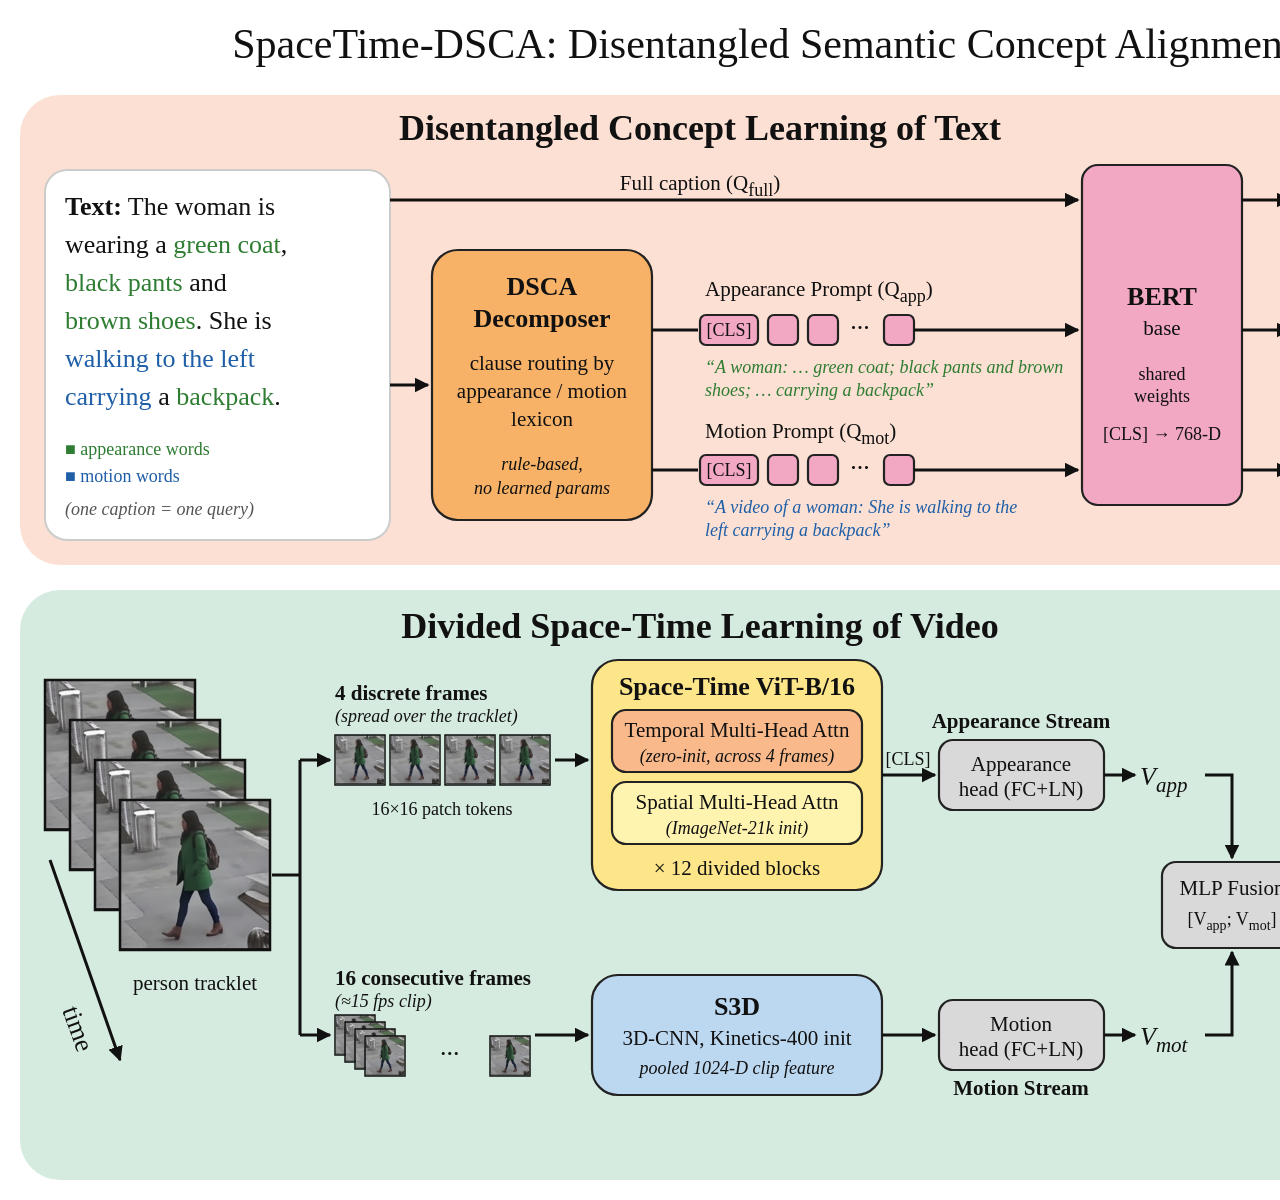
<file: reports/framework_v2.html>
<!doctype html>
<html><head><meta charset="utf-8"><title>SpaceTime-DSCA Framework</title>
<style>
html,body{margin:0;padding:0;background:#fff}
svg{display:block}
text{font-family:"Liberation Serif","Times New Roman",serif;fill:#111}
.t{font-size:26px}.s{font-size:21px}.xs{font-size:18px}.b{font-weight:bold}.i{font-style:italic}
.h{font-size:36px;font-weight:bold}
.box{stroke:#222;stroke-width:2.2}
.ar{stroke:#111;stroke-width:3;fill:none;marker-end:url(#a)}
.ln{stroke:#111;stroke-width:3;fill:none}
</style></head><body>
<svg xmlns="http://www.w3.org/2000/svg" xmlns:xlink="http://www.w3.org/1999/xlink" width="2120" height="1200" viewBox="0 0 2120 1200">
<defs>
  <marker id="a" viewBox="0 0 10 10" refX="9" refY="5" markerWidth="5" markerHeight="5" orient="auto-start-reverse"><path d="M0,0L10,5L0,10z" fill="#111"/></marker>
  <marker id="ap" viewBox="0 0 10 10" refX="9" refY="5" markerWidth="5" markerHeight="5" orient="auto-start-reverse"><path d="M0,0L10,5L0,10z" fill="#6a2c91"/></marker>
  <g id="chips">
    <rect x="0" y="-15" width="58" height="30" rx="6" fill="#f2a7c3" class="box"/><text x="29" y="6" text-anchor="middle" class="xs">[CLS]</text>
    <rect x="68" y="-15" width="30" height="30" rx="6" fill="#f2a7c3" class="box"/>
    <rect x="108" y="-15" width="30" height="30" rx="6" fill="#f2a7c3" class="box"/>
    <text x="160" y="6" text-anchor="middle" class="t">···</text>
    <rect x="184" y="-15" width="30" height="30" rx="6" fill="#f2a7c3" class="box"/>
  </g>
  <clipPath id="fc"><rect width="100" height="100"/></clipPath>
</defs>

<text x="1060" y="58" text-anchor="middle" style="font-size:42px">SpaceTime-DSCA: Disentangled Semantic Concept Alignment for Text-to-Video Person Retrieval</text>

<!-- ================= TEXT PANEL ================= -->
<rect x="20" y="95" width="1395" height="470" rx="40" fill="#fbe0d3"/>
<text x="700" y="140" text-anchor="middle" class="h">Disentangled Concept Learning of Text</text>

<rect x="45" y="170" width="345" height="370" rx="22" fill="#fff" stroke="#ccc" stroke-width="2"/>
<text x="65" y="215" class="t"><tspan class="b">Text:</tspan> The woman is</text>
<text x="65" y="253" class="t">wearing a <tspan fill="#2e7d32" style="fill:#2e7d32">green coat</tspan>,</text>
<text x="65" y="291" class="t"><tspan style="fill:#2e7d32">black pants</tspan> and</text>
<text x="65" y="329" class="t"><tspan style="fill:#2e7d32">brown shoes</tspan>. She is</text>
<text x="65" y="367" class="t"><tspan style="fill:#1f5fa8">walking to the left</tspan></text>
<text x="65" y="405" class="t"><tspan style="fill:#1f5fa8">carrying</tspan> a <tspan style="fill:#2e7d32">backpack</tspan>.</text>
<text x="65" y="455" class="xs" style="fill:#2e7d32">■ appearance words</text>
<text x="65" y="482" class="xs" style="fill:#1f5fa8">■ motion words</text>
<text x="65" y="515" class="xs i" style="fill:#555">(one caption = one query)</text>

<!-- full caption bypass -->
<path d="M390,200 H1078" class="ar"/>
<text x="700" y="190" text-anchor="middle" class="s">Full caption (Q<tspan dy="6" class="xs">full</tspan><tspan dy="-6">)</tspan></text>

<!-- decomposer -->
<path d="M390,385 H428" class="ar"/>
<rect x="432" y="250" width="220" height="270" rx="26" fill="#f7b267" class="box"/>
<text x="542" y="295" text-anchor="middle" class="t b">DSCA</text>
<text x="542" y="327" text-anchor="middle" class="t b">Decomposer</text>
<text x="542" y="370" text-anchor="middle" class="s">clause routing by</text>
<text x="542" y="398" text-anchor="middle" class="s">appearance / motion</text>
<text x="542" y="426" text-anchor="middle" class="s">lexicon</text>
<text x="542" y="470" text-anchor="middle" class="xs i">rule-based,</text>
<text x="542" y="494" text-anchor="middle" class="xs i">no learned params</text>

<!-- Q_app -->
<text x="705" y="296" class="s">Appearance Prompt (Q<tspan dy="6" class="xs">app</tspan><tspan dy="-6">)</tspan></text>
<use href="#chips" x="700" y="330"/>
<path d="M914,330 H1078" class="ar"/>
<text x="705" y="373" class="xs i" style="fill:#2e7d32">“A woman: … green coat; black pants and brown</text>
<text x="705" y="396" class="xs i" style="fill:#2e7d32">shoes; … carrying a backpack”</text>
<path d="M652,330 H698" class="ln"/>

<!-- Q_mot -->
<text x="705" y="438" class="s">Motion Prompt (Q<tspan dy="6" class="xs">mot</tspan><tspan dy="-6">)</tspan></text>
<path d="M652,470 H698" class="ln"/>
<use href="#chips" x="700" y="470"/>
<path d="M914,470 H1078" class="ar"/>
<text x="705" y="513" class="xs i" style="fill:#1f5fa8">“A video of a woman: She is walking to the</text>
<text x="705" y="536" class="xs i" style="fill:#1f5fa8">left carrying a backpack”</text>

<!-- shared BERT -->
<rect x="1082" y="165" width="160" height="340" rx="16" fill="#f2a7c3" class="box"/>
<text x="1162" y="305" text-anchor="middle" class="t b">BERT</text>
<text x="1162" y="335" text-anchor="middle" class="s">base</text>
<text x="1162" y="380" text-anchor="middle" class="xs">shared</text>
<text x="1162" y="402" text-anchor="middle" class="xs">weights</text>
<text x="1162" y="440" text-anchor="middle" class="xs">[CLS] → 768-D</text>
<path d="M1242,200 H1290" class="ar"/><text x="1298" y="210" class="t i">T<tspan dy="7" class="s">full</tspan></text>
<path d="M1242,330 H1290" class="ar"/><text x="1298" y="340" class="t i">T<tspan dy="7" class="s">app</tspan></text>
<path d="M1242,470 H1290" class="ar"/><text x="1298" y="480" class="t i">T<tspan dy="7" class="s">mot</tspan></text>

<!-- ================= VIDEO PANEL ================= -->
<rect x="20" y="590" width="1395" height="590" rx="40" fill="#d5ebdf"/>
<text x="700" y="638" text-anchor="middle" class="h">Divided Space-Time Learning of Video</text>

<!-- tracklet stack -->
<g>
  <image href="framework_frame.png" x="45"  y="680" width="150" height="150" preserveAspectRatio="xMidYMid slice"/><rect x="45" y="680" width="150" height="150" fill="none" stroke="#111" stroke-width="2.5"/>
  <image href="framework_frame.png" x="70"  y="720" width="150" height="150" preserveAspectRatio="xMidYMid slice"/><rect x="70" y="720" width="150" height="150" fill="none" stroke="#111" stroke-width="2.5"/>
  <image href="framework_frame.png" x="95"  y="760" width="150" height="150" preserveAspectRatio="xMidYMid slice"/><rect x="95" y="760" width="150" height="150" fill="none" stroke="#111" stroke-width="2.5"/>
  <image href="framework_frame.png" x="120" y="800" width="150" height="150" preserveAspectRatio="xMidYMid slice"/><rect x="120" y="800" width="150" height="150" fill="none" stroke="#111" stroke-width="2.5"/>
  <path d="M50,860 L120,1060" class="ar"/>
  <text x="62" y="1010" class="t" transform="rotate(70 62 1010)">time</text>
  <text x="195" y="990" text-anchor="middle" class="s">person tracklet</text>
</g>

<!-- sampler -->
<path d="M272,875 H300" class="ln"/>
<path d="M300,760 V1035" class="ln"/>
<path d="M300,760 H330" class="ar"/>
<path d="M300,1035 H330" class="ar"/>

<!-- 4 discrete frames -->
<text x="335" y="700" class="s b">4 discrete frames</text>
<text x="335" y="722" class="xs i">(spread over the tracklet)</text>
<g>
  <image href="framework_frame.png" x="335" y="735" width="50" height="50"/><rect x="335" y="735" width="50" height="50" fill="none" stroke="#111" stroke-width="1.5"/>
  <image href="framework_frame.png" x="390" y="735" width="50" height="50"/><rect x="390" y="735" width="50" height="50" fill="none" stroke="#111" stroke-width="1.5"/>
  <image href="framework_frame.png" x="445" y="735" width="50" height="50"/><rect x="445" y="735" width="50" height="50" fill="none" stroke="#111" stroke-width="1.5"/>
  <image href="framework_frame.png" x="500" y="735" width="50" height="50"/><rect x="500" y="735" width="50" height="50" fill="none" stroke="#111" stroke-width="1.5"/>
</g>
<text x="442" y="815" text-anchor="middle" class="xs">16×16 patch tokens</text>
<path d="M555,760 H588" class="ar"/>

<!-- 16 consecutive frames -->
<text x="335" y="985" class="s b">16 consecutive frames</text>
<text x="335" y="1007" class="xs i">(≈15 fps clip)</text>
<g>
  <image href="framework_frame.png" x="335" y="1015" width="40" height="40"/><rect x="335" y="1015" width="40" height="40" fill="none" stroke="#111" stroke-width="1.5"/>
  <image href="framework_frame.png" x="345" y="1022" width="40" height="40"/><rect x="345" y="1022" width="40" height="40" fill="none" stroke="#111" stroke-width="1.5"/>
  <image href="framework_frame.png" x="355" y="1029" width="40" height="40"/><rect x="355" y="1029" width="40" height="40" fill="none" stroke="#111" stroke-width="1.5"/>
  <image href="framework_frame.png" x="365" y="1036" width="40" height="40"/><rect x="365" y="1036" width="40" height="40" fill="none" stroke="#111" stroke-width="1.5"/>
  <text x="440" y="1062" class="t">···</text>
  <image href="framework_frame.png" x="490" y="1036" width="40" height="40"/><rect x="490" y="1036" width="40" height="40" fill="none" stroke="#111" stroke-width="1.5"/>
</g>
<path d="M535,1035 H588" class="ar"/>

<!-- Space-Time ViT -->
<rect x="592" y="660" width="290" height="230" rx="26" fill="#fde68a" class="box"/>
<text x="737" y="695" text-anchor="middle" class="t b">Space-Time ViT-B/16</text>
<rect x="612" y="710" width="250" height="62" rx="14" fill="#f9b98a" class="box"/>
<text x="737" y="737" text-anchor="middle" class="s">Temporal Multi-Head Attn</text>
<text x="737" y="762" text-anchor="middle" class="xs i">(zero-init, across 4 frames)</text>
<rect x="612" y="782" width="250" height="62" rx="14" fill="#fff3b0" class="box"/>
<text x="737" y="809" text-anchor="middle" class="s">Spatial Multi-Head Attn</text>
<text x="737" y="834" text-anchor="middle" class="xs i">(ImageNet-21k init)</text>
<text x="737" y="875" text-anchor="middle" class="s">× 12 divided blocks</text>

<!-- S3D -->
<rect x="592" y="975" width="290" height="120" rx="26" fill="#bcd7f0" class="box"/>
<text x="737" y="1015" text-anchor="middle" class="t b">S3D</text>
<text x="737" y="1045" text-anchor="middle" class="s">3D-CNN, Kinetics-400 init</text>
<text x="737" y="1074" text-anchor="middle" class="xs i">pooled 1024-D clip feature</text>

<!-- heads -->
<path d="M882,775 H935" class="ar"/><text x="908" y="765" text-anchor="middle" class="xs">[CLS]</text>
<rect x="939" y="740" width="165" height="70" rx="14" fill="#d9d9d9" class="box"/>
<text x="1021" y="771" text-anchor="middle" class="s">Appearance</text>
<text x="1021" y="796" text-anchor="middle" class="s">head (FC+LN)</text>
<path d="M882,1035 H935" class="ar"/>
<rect x="939" y="1000" width="165" height="70" rx="14" fill="#d9d9d9" class="box"/>
<text x="1021" y="1031" text-anchor="middle" class="s">Motion</text>
<text x="1021" y="1056" text-anchor="middle" class="s">head (FC+LN)</text>
<text x="1021" y="728" text-anchor="middle" class="s b">Appearance Stream</text>
<text x="1021" y="1095" text-anchor="middle" class="s b">Motion Stream</text>

<path d="M1104,775 H1135" class="ar"/><text x="1140" y="785" class="t i">V<tspan dy="7" class="s">app</tspan></text>
<path d="M1104,1035 H1135" class="ar"/><text x="1140" y="1045" class="t i">V<tspan dy="7" class="s">mot</tspan></text>

<!-- fusion -->
<path d="M1205,775 H1232 V858" class="ar"/>
<path d="M1205,1035 H1232 V952" class="ar"/>
<rect x="1162" y="862" width="140" height="86" rx="14" fill="#d9d9d9" class="box"/>
<text x="1232" y="895" text-anchor="middle" class="s">MLP Fusion</text>
<text x="1232" y="925" text-anchor="middle" class="xs">[V<tspan dy="5" style="font-size:14px">app</tspan><tspan dy="-5">; V</tspan><tspan dy="5" style="font-size:14px">mot</tspan><tspan dy="-5">]</tspan></text>
<path d="M1302,905 H1322" class="ar"/>
<text x="1326" y="914" class="t i">V<tspan dy="7" class="s">video</tspan></text>
<!-- ================= ALIGNMENT PANEL ================= -->
<rect x="1440" y="95" width="660" height="1085" rx="40" fill="#d9d6f2"/>
<text x="1770" y="145" text-anchor="middle" class="h">Hierarchical Multimodal</text>
<text x="1770" y="187" text-anchor="middle" class="h">Alignment Space</text>

<text x="1530" y="240" text-anchor="middle" class="s b">Text</text>
<text x="2010" y="240" text-anchor="middle" class="s b">Video</text>

<!-- nodes -->
<g>
  <rect x="1480" y="270" width="100" height="56" rx="12" fill="#f2a7c3" class="box"/><text x="1530" y="306" text-anchor="middle" class="t i">T<tspan dy="7" class="s">full</tspan></text>
  <rect x="1480" y="420" width="100" height="56" rx="12" fill="#f2a7c3" class="box"/><text x="1530" y="456" text-anchor="middle" class="t i">T<tspan dy="7" class="s">app</tspan></text>
  <rect x="1480" y="570" width="100" height="56" rx="12" fill="#f2a7c3" class="box"/><text x="1530" y="606" text-anchor="middle" class="t i">T<tspan dy="7" class="s">mot</tspan></text>
  <rect x="1950" y="270" width="120" height="56" rx="12" fill="#a9c9ec" class="box"/><text x="2010" y="306" text-anchor="middle" class="t i">V<tspan dy="7" class="s">video</tspan></text>
  <rect x="1950" y="420" width="120" height="56" rx="12" fill="#a9c9ec" class="box"/><text x="2010" y="456" text-anchor="middle" class="t i">V<tspan dy="7" class="s">app</tspan></text>
  <rect x="1950" y="570" width="120" height="56" rx="12" fill="#a9c9ec" class="box"/><text x="2010" y="606" text-anchor="middle" class="t i">V<tspan dy="7" class="s">mot</tspan></text>
</g>
<path d="M1584,298 H1946" class="ar" style="marker-start:url(#a)"/>
<text x="1765" y="285" text-anchor="middle" class="t i">L<tspan dy="7" class="s">joint</tspan></text>
<text x="1765" y="328" text-anchor="middle" class="xs">symmetric InfoNCE (learnable τ)</text>
<path d="M1584,448 H1946" class="ar" style="marker-start:url(#a)"/>
<text x="1765" y="435" text-anchor="middle" class="t i">λ<tspan dy="7" class="s">app</tspan><tspan dy="-7">·L</tspan><tspan dy="7" class="s">app</tspan></text>
<text x="1765" y="478" text-anchor="middle" class="xs">InfoNCE, same-Q<tspan dy="4" style="font-size:13px">app</tspan><tspan dy="-4"> pairs = positives</tspan></text>
<path d="M1584,598 H1946" class="ar" style="marker-start:url(#a)"/>
<text x="1765" y="585" text-anchor="middle" class="t i">λ<tspan dy="7" class="s">mot</tspan><tspan dy="-7">·L</tspan><tspan dy="7" class="s">mot</tspan></text>
<text x="1765" y="628" text-anchor="middle" class="xs">InfoNCE, same-Q<tspan dy="4" style="font-size:13px">mot</tspan><tspan dy="-4"> pairs = positives</tspan></text>

<!-- MIM -->
<path d="M2080,480 Q2105,523 2080,566" stroke="#6a2c91" stroke-width="3" stroke-dasharray="8 6" fill="none" marker-end="url(#ap)" marker-start="url(#ap)"/>
<text x="1770" y="672" text-anchor="middle" class="s b" style="fill:#6a2c91">λ<tspan dy="6" class="xs">mim</tspan><tspan dy="-6">·L</tspan><tspan dy="6" class="xs">MIM</tspan><tspan dy="-6">: Orthogonal Mutual</tspan></text>
<text x="1770" y="698" text-anchor="middle" class="s" style="fill:#6a2c91">Information Minimisation, V<tspan dy="6" class="xs">app</tspan><tspan dy="-6"> ⊥ V</tspan><tspan dy="6" class="xs">mot</tspan></text>
<text x="1770" y="724" text-anchor="middle" class="xs i" style="fill:#6a2c91">|cos| of batch-centred embeddings, video side only</text>

<!-- total loss + inference -->
<line x1="1480" y1="760" x2="2070" y2="760" stroke="#7a72b8" stroke-width="2"/>
<text x="1490" y="800" class="s b">Training objective</text>
<text x="1490" y="838" class="s i">L = L<tspan dy="6" class="xs">joint</tspan><tspan dy="-6"> + λ</tspan><tspan dy="6" class="xs">app</tspan><tspan dy="-6">L</tspan><tspan dy="6" class="xs">app</tspan><tspan dy="-6"> + λ</tspan><tspan dy="6" class="xs">mot</tspan><tspan dy="-6">L</tspan><tspan dy="6" class="xs">mot</tspan><tspan dy="-6"> + λ</tspan><tspan dy="6" class="xs">mim</tspan><tspan dy="-6">L</tspan><tspan dy="6" class="xs">MIM</tspan></text>
<text x="1490" y="890" class="s b">Retrieval score</text>
<text x="1490" y="928" class="s i">s = w<tspan dy="6" class="xs">1</tspan><tspan dy="-6">·cos(T</tspan><tspan dy="6" class="xs">full</tspan><tspan dy="-6">,V</tspan><tspan dy="6" class="xs">video</tspan><tspan dy="-6">) + w</tspan><tspan dy="6" class="xs">2</tspan><tspan dy="-6">·cos(T</tspan><tspan dy="6" class="xs">app</tspan><tspan dy="-6">,V</tspan><tspan dy="6" class="xs">app</tspan><tspan dy="-6">)</tspan></text>
<text x="1520" y="962" class="s i">+ w<tspan dy="6" class="xs">3</tspan><tspan dy="-6">·cos(T</tspan><tspan dy="6" class="xs">mot</tspan><tspan dy="-6">,V</tspan><tspan dy="6" class="xs">mot</tspan><tspan dy="-6">)</tspan><tspan class="xs" font-style="normal">   (w chosen on val)</tspan></text>

<!-- legend -->
<rect x="1480" y="995" width="590" height="160" rx="16" fill="#fff" fill-opacity="0.55" stroke="#333" stroke-width="2" stroke-dasharray="8 6"/>
<text x="1775" y="1028" text-anchor="middle" class="s b">Legend</text>
<rect x="1500" y="1048" width="34" height="26" rx="6" fill="#f2a7c3" class="box"/><text x="1544" y="1069" class="xs">text tokens / embeddings</text>
<rect x="1790" y="1048" width="34" height="26" rx="6" fill="#a9c9ec" class="box"/><text x="1834" y="1069" class="xs">video embeddings</text>
<rect x="1500" y="1090" width="34" height="26" rx="6" fill="#d9d9d9" class="box"/><text x="1544" y="1111" class="xs">trainable head</text>
<path d="M1790,1103 H1826" class="ar"/><text x="1834" y="1111" class="xs">feature flow</text>
<path d="M1500,1140 H1536" stroke="#6a2c91" stroke-width="3" stroke-dasharray="8 6"/><text x="1544" y="1146" class="xs">orthogonality constraint</text>
<text x="1790" y="1146" class="xs">all embeddings: 768-D, L2-norm</text>
</svg>
</body></html>
</file>
